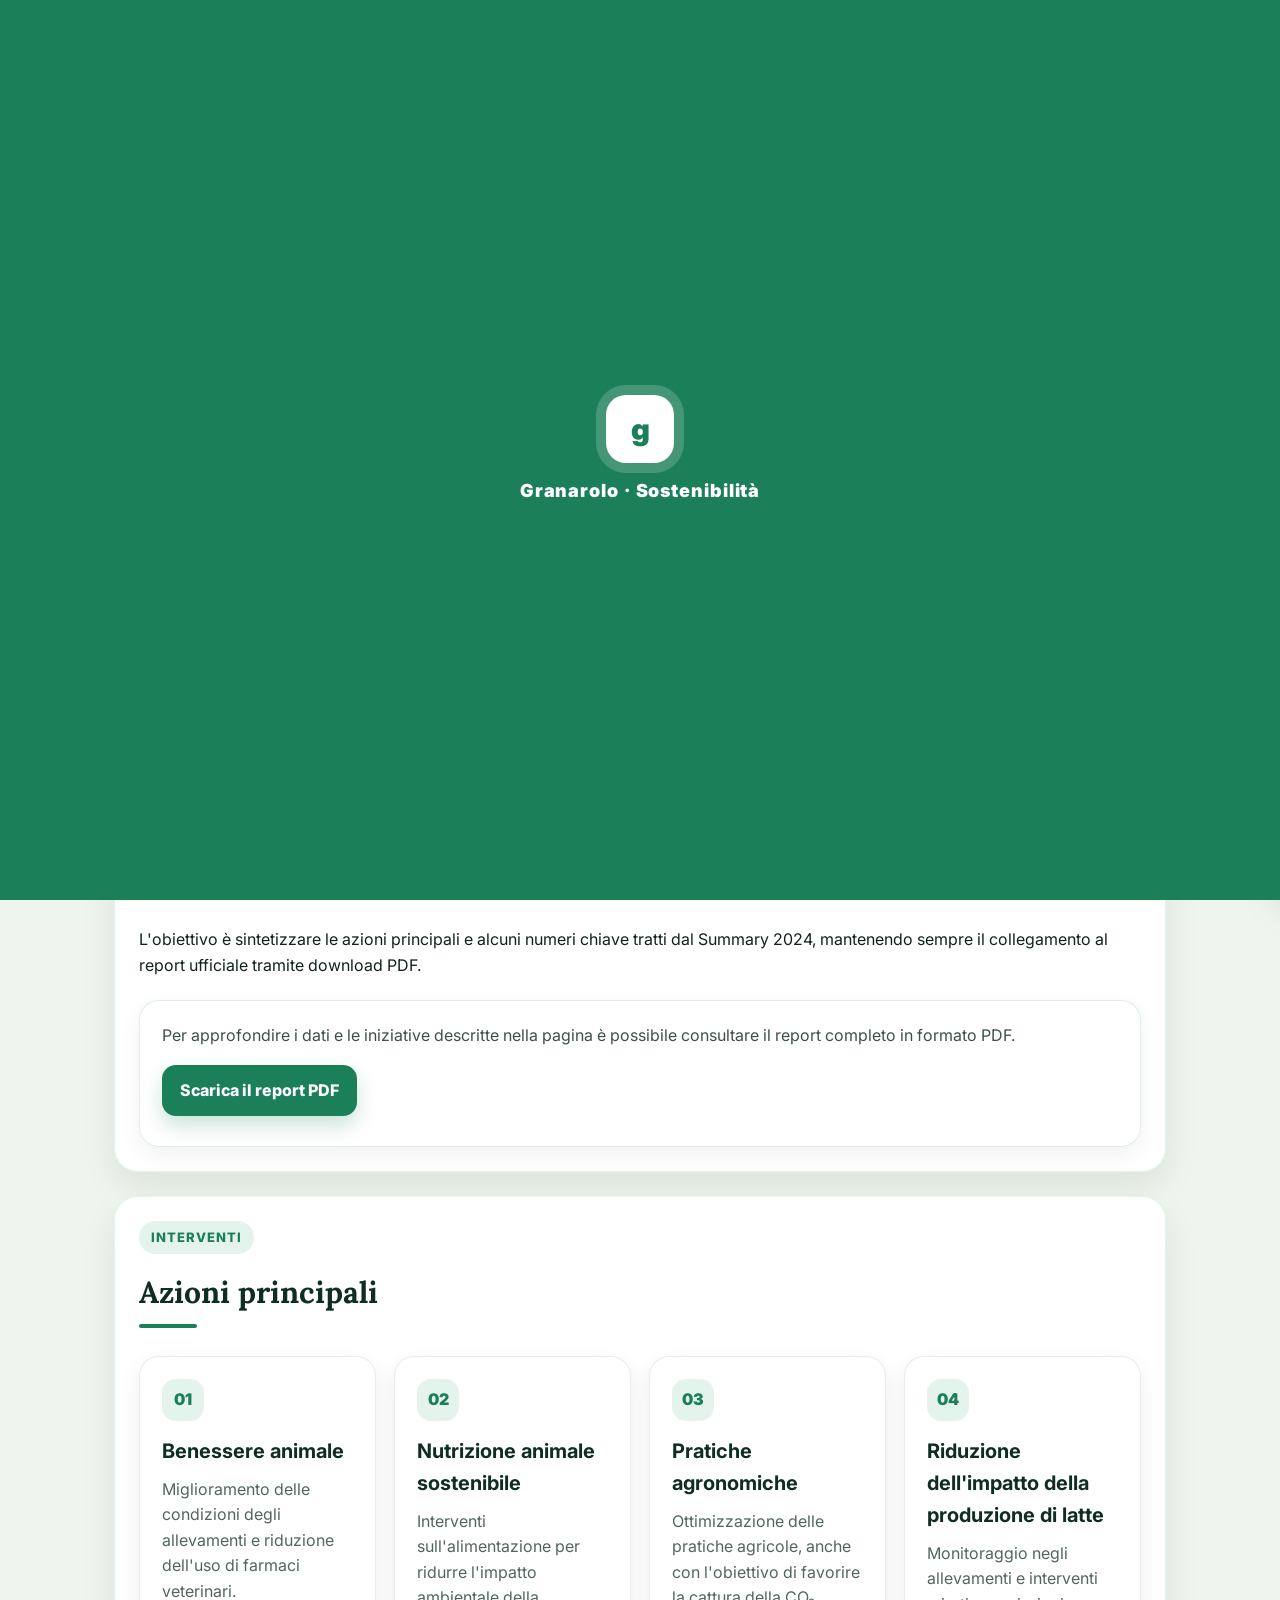
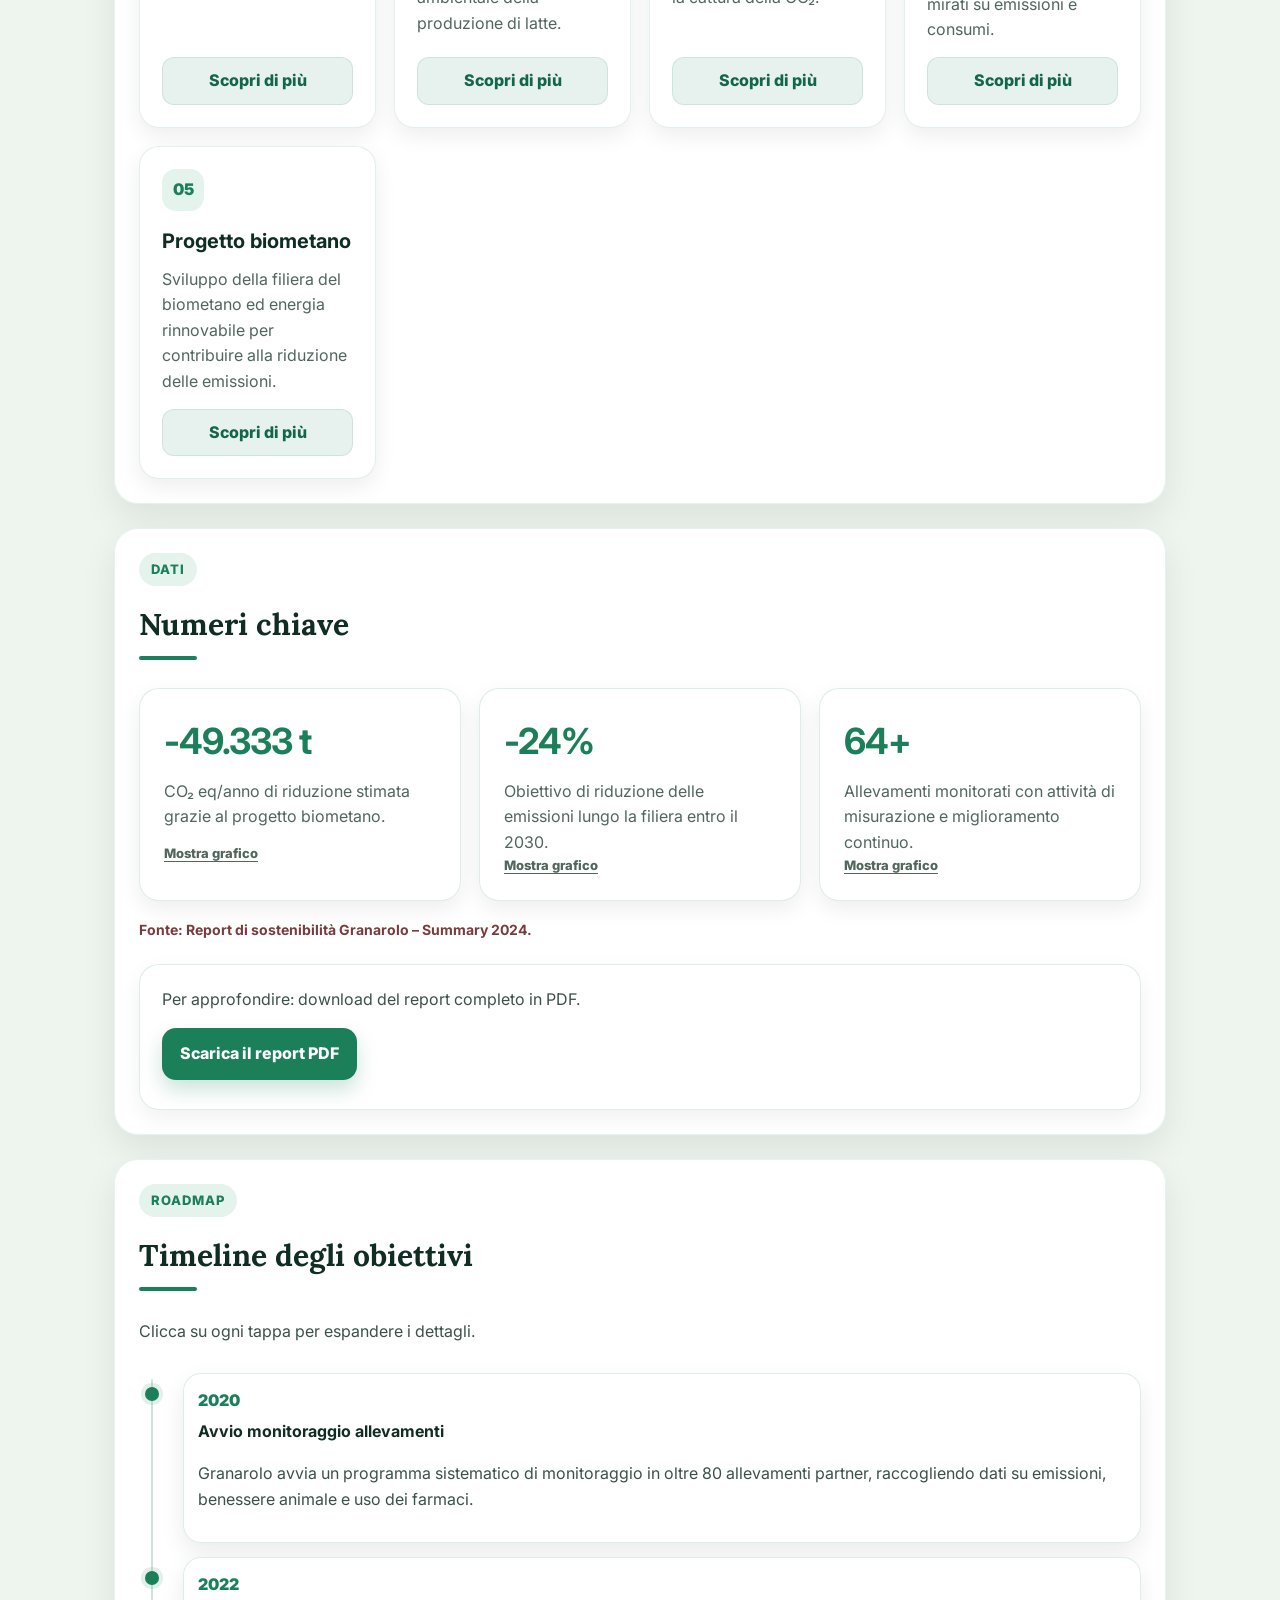
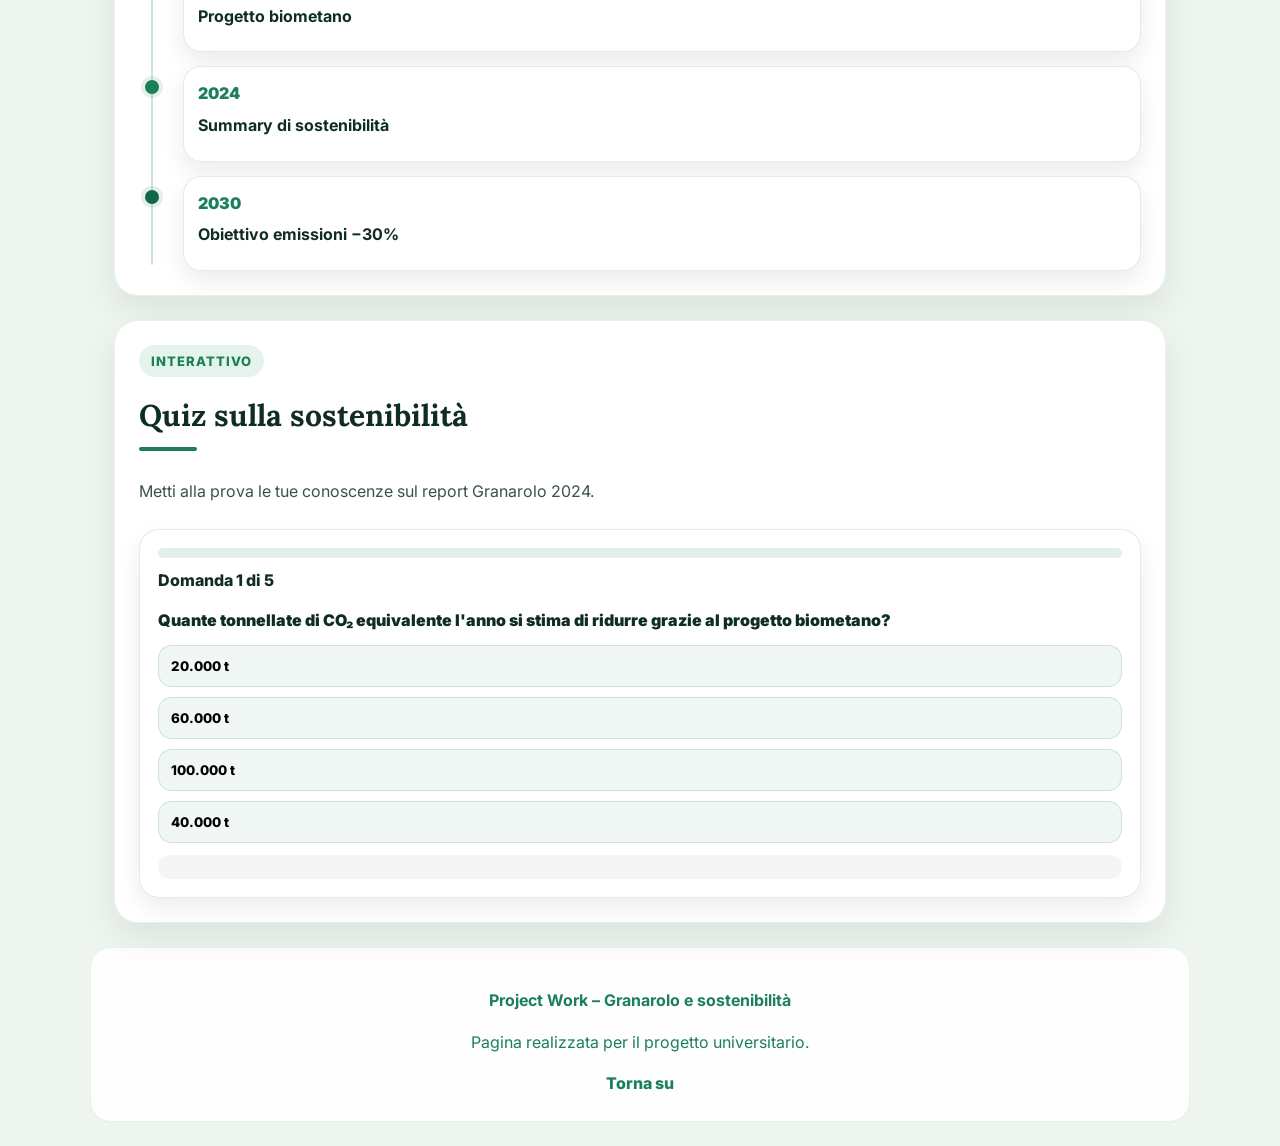
<file: index.html>
<!DOCTYPE html>
<html lang="it">
<head>
  <meta charset="UTF-8">
  <meta name="viewport" content="width=device-width, initial-scale=1.0">
  <title>Granarolo e la sostenibilità della filiera lattiero-casearia</title>
  <link rel="stylesheet" href="styles.css">
</head>
<body>
 
<!-- SPLASH -->
<div class="splash" id="splash">
  <div class="splash-content">
    <div class="splash-logo">g</div>
    <p class="splash-title">Granarolo · Sostenibilità</p>
  </div>
</div>
 
  <div class="progress-bar" id="progressBar"></div>
  <button class="dark-toggle" id="darkToggle" aria-label="Attiva modalità scura" title="Modalità scura">🌙</button>
 
  <header id="top">
    <div class="header-top">
      <img src="img/granarolo_logo.jpg" alt="Logo Granarolo" class="logo">
      <button class="menu-toggle" id="menuToggle" aria-label="Apri menu" aria-expanded="false">☰</button>
      <nav class="side-nav" id="sideNav" aria-label="Navigazione">
        <button class="menu-close" id="menuClose" aria-label="Chiudi menu">✕</button>
        <ul>
          <li><a href="#chi-siamo">Chi siamo</a></li>
          <li><a href="#obiettivo">Obiettivo</a></li>
          <li><a href="#azioni">Azioni</a></li>
          <li><a href="#numeri">Numeri</a></li>
          <li><a href="#timeline">Timeline</a></li>
          <li><a href="#quiz">Quiz</a></li>
          <li><a href="report/report-sostenibilita-granarolo.pdf" download>Scarica PDF</a></li>
        </ul>
      </nav>
      <div class="overlay" id="menuOverlay"></div>
    </div>
    <div class="hero animate-on-scroll">
      <span class="tag">Project Work · Sostenibilità</span>
      <h1>Granarolo e la sostenibilità della filiera lattiero-casearia</h1>
      <p>Una pagina di sintesi dedicata alle principali azioni e ai numeri chiave del report di sostenibilità (2024), con accesso diretto al PDF ufficiale.</p>
      <div class="hero-buttons">
        <a href="report/report-sostenibilita-granarolo.pdf" download class="btn btn-primary pdf-button">Scarica il report PDF</a>
        <a href="#azioni" class="btn btn-secondary">Vedi le azioni</a>
      </div>
    </div>
  </header>
 
  <main class="container">
 
    <section id="chi-siamo" class="section-card animate-on-scroll">
      <div class="section-intro"><span class="section-label">Contesto</span><h2>Chi siamo</h2></div>
      <p class="highlight-section">Granarolo è un gruppo cooperativo italiano attivo nella filiera lattiero-casearia. La sostenibilità in questo ambito riguarda anche attività "a monte" tipiche del settore primario, come allevamenti, nutrizione animale e pratiche agronomiche collegate alla produzione di latte.</p>
    </section>
 
    <section id="obiettivo" class="section-card animate-on-scroll">
      <div class="section-intro"><span class="section-label">Scopo</span><h2>Obiettivo</h2></div>
      <p>L'obiettivo è sintetizzare le azioni principali e alcuni numeri chiave tratti dal Summary 2024, mantenendo sempre il collegamento al report ufficiale tramite download PDF.</p>
      <div class="report-box">
        <p>Per approfondire i dati e le iniziative descritte nella pagina è possibile consultare il report completo in formato PDF.</p>
        <a href="report/report-sostenibilita-granarolo.pdf" download class="btn btn-primary pdf-button">Scarica il report PDF</a>
      </div>
    </section>
 
    <section id="azioni" class="section-card animate-on-scroll">
      <div class="section-intro"><span class="section-label">Interventi</span><h2>Azioni principali</h2></div>
      <div class="azioni-grid">
        <article class="azione-card" data-tooltip="Miglioramento delle condizioni di allevamento e riduzione dell'uso di farmaci veterinari per una filiera più sana.">
          <span class="card-number">01</span><h3>Benessere animale</h3>
          <p>Miglioramento delle condizioni degli allevamenti e riduzione dell'uso di farmaci veterinari.</p>
          <a class="scopri-link" href="azione.html?id=azione1">Scopri di più</a>
          <div class="card-tooltip" aria-hidden="true"></div>
        </article>
        <article class="azione-card" data-tooltip="L'alimentazione ottimizzata riduce i consumi e l'impatto ambientale senza compromettere la qualità produttiva.">
          <span class="card-number">02</span><h3>Nutrizione animale sostenibile</h3>
          <p>Interventi sull'alimentazione per ridurre l'impatto ambientale della produzione di latte.</p>
          <a class="scopri-link" href="azione.html?id=azione2">Scopri di più</a>
          <div class="card-tooltip" aria-hidden="true"></div>
        </article>
        <article class="azione-card" data-tooltip="Pratiche agricole ottimizzate per il suolo, le risorse naturali e la cattura della CO₂.">
          <span class="card-number">03</span><h3>Pratiche agronomiche</h3>
          <p>Ottimizzazione delle pratiche agricole, anche con l'obiettivo di favorire la cattura della CO₂.</p>
          <a class="scopri-link" href="azione.html?id=azione3">Scopri di più</a>
          <div class="card-tooltip" aria-hidden="true"></div>
        </article>
        <article class="azione-card" data-tooltip="Monitoraggio continuo e interventi mirati per rendere la sostenibilità misurabile e verificabile.">
          <span class="card-number">04</span><h3>Riduzione dell'impatto della produzione di latte</h3>
          <p>Monitoraggio negli allevamenti e interventi mirati su emissioni e consumi.</p>
          <a class="scopri-link" href="azione.html?id=azione4">Scopri di più</a>
          <div class="card-tooltip" aria-hidden="true"></div>
        </article>
        <article class="azione-card" data-tooltip="Economia circolare di filiera: i sottoprodotti diventano energia rinnovabile, riducendo le emissioni.">
          <span class="card-number">05</span><h3>Progetto biometano</h3>
          <p>Sviluppo della filiera del biometano ed energia rinnovabile per contribuire alla riduzione delle emissioni.</p>
          <a class="scopri-link" href="azione.html?id=azione5">Scopri di più</a>
          <div class="card-tooltip" aria-hidden="true"></div>
        </article>
      </div>
    </section>
 
    <section id="numeri" class="section-card animate-on-scroll">
      <div class="section-intro"><span class="section-label">Dati</span><h2>Numeri chiave</h2></div>
      <div class="numeri-grid">
        <article><h3><span class="counter" data-target="60000" data-prefix="-" data-suffix=" t">-60.000 t</span></h3><p>CO₂ eq/anno di riduzione stimata grazie al progetto biometano.</p><p class="show-chart" data-chart="co2">Mostra grafico</p></article>
        <article><h3><span class="counter" data-target="30" data-prefix="-" data-suffix="%">-30%</span></h3><p>Obiettivo di riduzione delle emissioni lungo la filiera entro il 2030.</p><p class="show-chart" data-chart="target">Mostra grafico</p></article>
        <article><h3><span class="counter" data-target="80" data-prefix="" data-suffix="+">80+</span></h3><p>Allevamenti monitorati con attività di misurazione e miglioramento continuo.</p><p class="show-chart" data-chart="farms">Mostra grafico</p></article>
      </div>
      <div class="mini-charts" id="miniCharts" aria-hidden="true">
        <div class="mini-charts-head"><span id="chartTitle">Grafico</span><button type="button" class="mini-charts-close" id="closeCharts">Chiudi</button></div>
        <div class="bar-row" data-pct="100"><span class="bar-label">Biometano</span><div class="bar-track"><div class="bar-fill"></div></div><span class="bar-value">-60.000 t CO₂</span></div>
        <div class="bar-row" data-pct="70"><span class="bar-label">Obiettivo 2030</span><div class="bar-track"><div class="bar-fill"></div></div><span class="bar-value">-30%</span></div>
        <div class="bar-row" data-pct="55"><span class="bar-label">Monitoraggio</span><div class="bar-track"><div class="bar-fill"></div></div><span class="bar-value">80+ allevamenti</span></div>
      </div>
      <p class="fonte">Fonte: Report di sostenibilità Granarolo – Summary 2024.</p>
      <div class="report-box"><p>Per approfondire: download del report completo in PDF.</p><a href="report/report-sostenibilita-granarolo.pdf" download class="btn btn-primary pdf-button">Scarica il report PDF</a></div>
    </section>
 
    <section id="timeline" class="section-card animate-on-scroll">
      <div class="section-intro"><span class="section-label">Roadmap</span><h2>Timeline degli obiettivi</h2></div>
      <p style="color:#3c5148; margin-bottom:28px;">Clicca su ogni tappa per espandere i dettagli.</p>
      <div class="timeline">
        <div class="timeline-item" data-anno="2020"><div class="timeline-dot"></div><div class="timeline-content"><span class="timeline-anno">2020</span><h4>Avvio monitoraggio allevamenti</h4><div class="timeline-detail"><p>Granarolo avvia un programma sistematico di monitoraggio in oltre 80 allevamenti partner, raccogliendo dati su emissioni, benessere animale e uso dei farmaci.</p></div></div></div>
        <div class="timeline-item" data-anno="2022"><div class="timeline-dot"></div><div class="timeline-content"><span class="timeline-anno">2022</span><h4>Progetto biometano</h4><div class="timeline-detail"><p>Lancio del progetto pilota per la produzione di biometano da sottoprodotti della filiera, puntando a ridurre di 60.000 t/anno le emissioni di CO₂ equivalente.</p></div></div></div>
        <div class="timeline-item" data-anno="2024"><div class="timeline-dot"></div><div class="timeline-content"><span class="timeline-anno">2024</span><h4>Summary di sostenibilità</h4><div class="timeline-detail"><p>Pubblicazione del Summary 2024 con i risultati delle azioni intraprese e la definizione degli obiettivi verso il 2030. Prima rendicontazione completa delle 5 azioni strategiche.</p></div></div></div>
        <div class="timeline-item" data-anno="2030"><div class="timeline-dot timeline-dot--futuro"></div><div class="timeline-content"><span class="timeline-anno">2030</span><h4>Obiettivo emissioni −30%</h4><div class="timeline-detail"><p>Target finale: ridurre del 30% le emissioni lungo l'intera filiera lattiero-casearia rispetto ai livelli base, integrando biometano, agronomia sostenibile e nutrizione ottimizzata.</p></div></div></div>
      </div>
    </section>
 
    <section id="quiz" class="section-card animate-on-scroll">
      <div class="section-intro"><span class="section-label">Interattivo</span><h2>Quiz sulla sostenibilità</h2></div>
      <p style="color:#3c5148; margin-bottom: 24px;">Metti alla prova le tue conoscenze sul report Granarolo 2024.</p>
      <div class="quiz-container" id="quizContainer">
        <div class="quiz-progress-wrap"><div class="quiz-progress-bar" id="quizProgressBar"></div></div>
        <p class="quiz-counter" id="quizCounter">Domanda 1 di 5</p>
        <div class="quiz-domanda" id="quizDomanda"></div>
        <div class="quiz-opzioni" id="quizOpzioni"></div>
        <div class="quiz-feedback" id="quizFeedback" aria-live="polite"></div>
        <button class="btn btn-primary" id="quizNext" style="display:none; margin-top:18px;">Prossima domanda →</button>
        <div class="quiz-risultato" id="quizRisultato" style="display:none;">
          <div class="quiz-risultato-inner">
            <div class="quiz-score-circle" id="quizScoreCircle"></div>
            <h3 id="quizRisultatoTitolo"></h3>
            <p id="quizRisultatoTesto"></p>
            <button class="btn btn-primary" id="quizReset">Riprova il quiz ↺</button>
          </div>
        </div>
      </div>
    </section>
 
  </main>
 
  <footer>
    <p><strong>Project Work – Granarolo e sostenibilità</strong></p>
    <p>Pagina realizzata per il progetto universitario.</p>
    <a href="#top">Torna su</a>
  </footer>
  <a href="#top" class="back-to-top" id="backToTop" aria-label="Torna su">↑</a>
  <script src="script.js"></script>
</body>
</html>
</file>
<file: styles.css>
@import url('https://fonts.googleapis.com/css2?family=Inter:wght@400;500;600;700;800;900&family=Lora:wght@500;600;700&display=swap');
 
/* =========================
   BASE
   ========================= */
* { box-sizing: border-box; }
html { scroll-behavior: smooth; }
html, body { overflow-x: hidden; }
 
body {
  margin: 0;
  font-family: 'Inter', Arial, Helvetica, sans-serif;
  -webkit-font-smoothing: antialiased;
  text-rendering: optimizeLegibility;
  line-height: 1.6;
  color: #12221b;
  background-color: #eef5ef;
  background-image:
    linear-gradient(rgba(238,245,239,0.78), rgba(238,245,239,0.78)),
    url("img/sfondo-granarolo.png");
  background-size: cover;
  background-position: center;
  background-repeat: no-repeat;
  background-attachment: fixed;
}
 
a, a:visited { color: #1b7f5a !important; text-decoration: none; }
a:hover { color: #14664a !important; text-decoration: underline; text-underline-offset: 3px; }
 
.progress-bar {
  position: fixed; top: 0; left: 0;
  height: 5px; width: 0%;
  background: #1b7f5a;
  z-index: 9999;
  transition: width 0.12s linear;
}
 
/* ═══════════════════════════════════════════
   SPLASH — logo pop + fade out pulito
   ═══════════════════════════════════════════ */
.splash {
  position: fixed;
  inset: 0;
  background: #1b7f5a;
  display: flex;
  align-items: center;
  justify-content: center;
  z-index: 999999;
  opacity: 1;
  transition: opacity 0.5s ease;
}
.splash.hide {
  opacity: 0;
  pointer-events: none;
}
 
.splash-content {
  text-align: center;
}
 
.splash-logo {
  width: 68px; height: 68px;
  border-radius: 20px;
  margin: 0 auto 14px;
  display: grid; place-items: center;
  font-weight: 900; font-size: 30px;
  color: #1b7f5a; background: #fff;
  box-shadow: 0 0 0 10px rgba(255,255,255,0.18);
  animation: logoPop 0.65s cubic-bezier(0.34,1.56,0.64,1) 0.1s both;
}
@keyframes logoPop {
  from { transform: scale(0.3); opacity: 0; }
  to   { transform: scale(1);   opacity: 1; }
}
 
.splash-title {
  margin: 0;
  font-weight: 900; font-size: 18px;
  color: #fff; letter-spacing: 0.05em;
  animation: fadeUp 0.5s ease 0.4s both;
}
@keyframes fadeUp {
  from { opacity: 0; transform: translateY(12px); }
  to   { opacity: 1; transform: translateY(0); }
}
 
/* ═══════════════════════════════════════════
   HERO BLUR-TO-FOCUS
   ═══════════════════════════════════════════ */
header .hero .tag {
  animation: heroFocus 0.9s cubic-bezier(0.22,1,0.36,1) 1.4s both;
}
header .hero h1 {
  animation: heroFocus 0.9s cubic-bezier(0.22,1,0.36,1) 1.6s both;
}
header .hero > p {
  animation: heroFocus 0.9s cubic-bezier(0.22,1,0.36,1) 1.8s both;
}
header .hero .hero-buttons {
  animation: heroFocus 0.9s cubic-bezier(0.22,1,0.36,1) 2.0s both;
}
@keyframes heroFocus {
  from { opacity: 0; filter: blur(16px); transform: translateY(14px); }
  to   { opacity: 1; filter: blur(0);    transform: translateY(0); }
}
 
/* ═══════════════════════════════════════════
   CARD AZIONI — stagger entrata
   ═══════════════════════════════════════════ */
.azioni-grid article {
  opacity: 0;
  transform: translateY(30px);
  animation: cardIn 0.6s cubic-bezier(0.22,1,0.36,1) forwards;
  animation-play-state: paused;
}
@keyframes cardIn {
  to { opacity: 1; transform: translateY(0); }
}
#azioni.cards-visible .azioni-grid article:nth-child(1) { animation-play-state: running; animation-delay: 0ms; }
#azioni.cards-visible .azioni-grid article:nth-child(2) { animation-play-state: running; animation-delay: 100ms; }
#azioni.cards-visible .azioni-grid article:nth-child(3) { animation-play-state: running; animation-delay: 200ms; }
#azioni.cards-visible .azioni-grid article:nth-child(4) { animation-play-state: running; animation-delay: 300ms; }
#azioni.cards-visible .azioni-grid article:nth-child(5) { animation-play-state: running; animation-delay: 400ms; }
 
/* =========================
   DARK MODE
   ========================= */
.dark-toggle {
  position: fixed; top: 14px; right: 16px;
  z-index: 99997;
  background: rgba(255,255,255,0.92);
  border: 1px solid rgba(27,127,90,0.18);
  border-radius: 12px;
  width: 44px; height: 44px;
  font-size: 18px; cursor: pointer;
  display: grid; place-items: center;
  box-shadow: 0 10px 22px rgba(0,0,0,0.10);
}
body.dark { color: #d4e8dc; background-color: #0d1f17; background-image: none; }
body.dark header, body.dark .section-card, body.dark footer { background: rgba(20,40,30,0.97); border-color: rgba(27,127,90,0.22); }
body.dark a, body.dark a:visited { color: #8fe3b2 !important; }
body.dark a:hover { color: #b6f5cf !important; }
body.dark .report-box, body.dark .mini-charts, body.dark .quiz-container { background: rgba(27,60,42,0.60); border-color: rgba(27,127,90,0.22); }
body.dark .side-nav { background: #0f1e18; }
body.dark .side-nav a { background: rgba(27,127,90,0.14); color: #d4e8dc !important; }
body.dark .side-nav a.spy-active { background: #1b7f5a; color: #fff !important; }
 
/* =========================
   LAYOUT
   ========================= */
header, .section-card, footer { max-width: 1100px; margin: 24px auto; padding: 24px; }
.container { max-width: 1100px; margin: 0 auto; padding: 0 24px; }
 
header {
  margin-top: 24px;
  background: rgba(255,255,255,0.95);
  border-radius: 24px;
  box-shadow: 0 18px 45px rgba(0,0,0,0.10);
  border: 1px solid rgba(27,127,90,0.12);
}
.header-top { display: flex; align-items: center; justify-content: space-between; gap: 14px; margin-bottom: 28px; }
.logo { height: 58px; width: auto; display: block; border-radius: 10px; }
.hero { max-width: 820px; }
 
.tag, .section-label {
  display: inline-block;
  font-size: 13px; font-weight: 800; letter-spacing: 0.08em; text-transform: uppercase;
  color: #1b7f5a; background: #e4f4ec;
  padding: 6px 12px; border-radius: 999px; margin-bottom: 14px;
}
 
header h1 {
  font-family: 'Lora', Georgia, serif;
  font-weight: 700; margin: 0 0 16px;
  font-size: clamp(26px,5vw,52px); line-height: 1.1;
  color: #0f2d22; letter-spacing: -1px;
}
header p { margin: 0 0 22px; max-width: 720px; color: #3c5148; font-size: 17px; }
.hero-buttons { display: flex; flex-wrap: wrap; gap: 12px; }
 
.btn {
  display: inline-block; padding: 13px 18px; border-radius: 14px;
  font-weight: 800; text-decoration: none !important;
  transition: transform 0.2s ease, box-shadow 0.2s ease, background 0.2s ease;
}
.btn:hover { transform: translateY(-2px); }
.btn-primary { background: #1b7f5a; color: #fff !important; box-shadow: 0 10px 20px rgba(27,127,90,0.22); }
.btn-primary:hover { background: #14664a; box-shadow: 0 14px 25px rgba(27,127,90,0.28); }
.btn-secondary { background: #fff; color: #1b7f5a !important; border: 1px solid rgba(27,127,90,0.25); }
.btn-secondary:hover { background: #f1faf5; }
 
.btn-primary.pdf-button { position: relative; overflow: hidden; }
.btn-primary.pdf-button::after { content:""; position:absolute; top:-30%; left:-60%; width:40%; height:160%; background:rgba(255,255,255,0.25); transform:rotate(20deg); transition:left 0.45s ease; }
.btn-primary.pdf-button:hover::after { left:120%; }
 
.menu-toggle { border:0; background:rgba(27,127,90,0.10); color:#1b7f5a; font-weight:900; font-size:20px; padding:10px 14px; border-radius:12px; cursor:pointer; }
.side-nav { position:fixed; top:0; right:-340px; width:320px; max-width:85vw; height:100vh; background:#fff; box-shadow:-18px 0 40px rgba(0,0,0,0.18); z-index:99999; padding:18px; transition:right 0.25s ease; }
.side-nav.open { right:0; }
.menu-close { border:0; background:rgba(0,0,0,0.06); padding:10px 12px; border-radius:12px; cursor:pointer; font-weight:900; margin-bottom:14px; }
.side-nav ul { list-style:none; padding:0; margin:0; display:grid; gap:10px; }
.side-nav a, .side-nav a:visited { display:block; padding:12px; border-radius:14px; text-decoration:none !important; font-weight:800; color:#1b7f5a !important; background:rgba(27,127,90,0.08); transition:background 0.2s ease,color 0.2s ease; }
.side-nav a:hover { background:rgba(27,127,90,0.14); color:#14664a !important; }
#sideNav a.spy-active { background:#1b7f5a; color:#ffffff !important; }
.overlay { position:fixed; inset:0; background:rgba(0,0,0,0.35); z-index:99998; opacity:0; pointer-events:none; transition:opacity 0.25s ease; }
.overlay.show { opacity:1; pointer-events:auto; }
 
.section-card { background:rgba(255,255,255,0.95); border-radius:24px; box-shadow:0 14px 35px rgba(0,0,0,0.08); border:1px solid rgba(27,127,90,0.10); }
.section-intro { margin-bottom:18px; }
 
h2 { font-family:'Lora',Georgia,serif; font-weight:700; margin:0; padding-bottom:10px; font-size:30px; color:#0f2d22; }
h2::after { content:""; display:block; width:58px; height:4px; background:#1b7f5a; margin-top:8px; border-radius:999px; }
 
.report-box { margin-top:22px; padding:22px; border-radius:20px; background:rgba(255,255,255,0.70); border:1px solid rgba(27,127,90,0.14); box-shadow:0 8px 22px rgba(0,0,0,0.06); }
.report-box p { margin:0 0 16px; color:#3c5148; font-size:16px; }
 
.azioni-grid { display:grid; grid-template-columns:repeat(auto-fit,minmax(230px,1fr)); gap:18px; }
.numeri-grid { display:grid; grid-template-columns:repeat(auto-fit,minmax(210px,1fr)); gap:18px; margin-bottom:18px; }
.azioni-grid, .numeri-grid { align-items:stretch; }
.azioni-grid article, .numeri-grid article { height:100%; display:flex; flex-direction:column; }
.azioni-grid article p, .numeri-grid article p { flex:1 1 auto; }
 
.azioni-grid article { background:#fff; padding:22px; border-radius:20px; border:1px solid rgba(27,127,90,0.12); box-shadow:0 8px 22px rgba(0,0,0,0.07); transition:transform 0.2s ease, box-shadow 0.2s ease; }
.azioni-grid article:hover { transform:translateY(-5px); box-shadow:0 14px 30px rgba(0,0,0,0.12); }
.card-number { display:inline-flex; align-items:center; justify-content:center; width:42px; height:42px; margin-bottom:14px; border-radius:14px; background:#e4f4ec; color:#1b7f5a; font-weight:900; }
.azioni-grid h3 { margin:0 0 10px; font-size:20px; color:#0f2d22; }
.azioni-grid p { margin:0; color:#52665d; }
 
.scopri-link { display:inline-block; margin-top:14px; width:100%; text-align:center; padding:10px 12px; border-radius:12px; font-weight:800; cursor:pointer; background:rgba(27,127,90,0.10); color:#14664a !important; text-decoration:none !important; border:1px solid rgba(27,127,90,0.12); }
.scopri-link:hover { background:rgba(27,127,90,0.16); }
 
.card-tooltip { margin-top:12px; font-size:13px; color:#2f3e37; background:rgba(27,127,90,0.08); border:1px solid rgba(27,127,90,0.12); padding:10px 12px; border-radius:14px; display:none; }
.card-tooltip.visible { display:block; }
 
.numeri-grid article { background:#fff; padding:24px; border-radius:20px; border:1px solid rgba(27,127,90,0.14); box-shadow:0 8px 22px rgba(0,0,0,0.07); transition:transform 0.25s ease,box-shadow 0.25s ease; position:relative; overflow:hidden; }
.numeri-grid h3 { margin:0 0 8px; font-size:36px; color:#1b7f5a; letter-spacing:-1px; }
.numeri-grid p { margin:0; color:#52665d; }
.fonte { margin:14px 0 18px; font-size:14px; color:#7a3b3b; font-weight:700; }
 
.numeri-grid article::before { content:""; position:absolute; left:0;top:0; width:6px;height:100%; background:#1b7f5a; opacity:0; transform:translateX(-6px); transition:0.25s ease; }
.numeri-grid article::after { content:""; position:absolute; inset:-40%; background:radial-gradient(circle at 30% 30%,rgba(255,255,255,0.35),rgba(255,255,255,0) 55%); opacity:0; transform:rotate(10deg); transition:0.25s ease; pointer-events:none; }
.numeri-grid article:hover { background:linear-gradient(135deg,#1b7f5a 0%,#14664a 60%,#0f5a3f 100%); border-color:rgba(27,127,90,0.55); box-shadow:0 18px 40px rgba(27,127,90,0.28); transform:translateY(-8px); }
.numeri-grid article:hover::before { opacity:1; transform:translateX(0); }
.numeri-grid article:hover::after { opacity:1; }
.numeri-grid article:hover h3 { color:#fff; }
.numeri-grid article:hover p { color:rgba(255,255,255,0.92); }
 
.show-chart { margin-top:10px; font-size:13px; font-weight:800; cursor:pointer; display:inline-block; text-decoration:underline; text-underline-offset:3px; color:#1b7f5a; }
.numeri-grid article:hover .show-chart { color:#ffffff; }
 
.mini-charts { margin-top:18px; padding:16px; border-radius:18px; background:rgba(255,255,255,0.80); border:1px solid rgba(27,127,90,0.14); box-shadow:0 10px 24px rgba(0,0,0,0.08); display:none; }
.mini-charts.show { display:grid; gap:12px; }
.mini-charts-head { display:flex; align-items:center; justify-content:space-between; gap:12px; }
#chartTitle { font-weight:900; color:#0f2d22; }
.mini-charts-close { border:0; background:rgba(27,127,90,0.10); color:#1b7f5a; font-weight:900; padding:8px 10px; border-radius:12px; cursor:pointer; }
.mini-charts-close:hover { background:rgba(27,127,90,0.16); }
.bar-row { display:grid; grid-template-columns:140px 1fr 140px; gap:12px; align-items:center; }
.bar-label { font-weight:800; color:#0f2d22; }
.bar-value { text-align:right; font-weight:800; color:#0f2d22; }
.bar-track { height:14px; background:rgba(27,127,90,0.12); border-radius:999px; overflow:hidden; }
.bar-fill { height:100%; width:0%; background:#1b7f5a; border-radius:999px; transition:width 900ms ease; }
 
.back-home { display:inline-block; padding:10px 12px; border-radius:12px; font-weight:800; background:rgba(27,127,90,0.10); border:1px solid rgba(27,127,90,0.12); text-decoration:none !important; }
.back-home:hover { background:rgba(27,127,90,0.16); }
.azione-page-grid { display:grid; grid-template-columns:1.05fr 0.95fr; gap:18px; align-items:start; }
.azione-page-img img { width:100%; height:360px; object-fit:cover; border-radius:18px; display:block; border:1px solid rgba(0,0,0,0.08); box-shadow:0 10px 24px rgba(0,0,0,0.08); }
.azione-page-box { margin:16px 0; padding:14px; border-radius:16px; background:rgba(27,127,90,0.06); border:1px solid rgba(27,127,90,0.14); }
.azione-page-box p { margin:0; color:#2f3e37; font-weight:600; }
 
.animate-on-scroll { opacity:0; transform:translateY(18px); transition:0.6s ease; }
.animate-on-scroll.visible { opacity:1; transform:translateY(0); }
 
footer { text-align:center; color:#1b7f5a; background:rgba(255,255,255,0.90); border-radius:20px; border:1px solid rgba(27,127,90,0.10); }
footer a, footer a:visited { color:#1b7f5a !important; font-weight:800; }
.back-to-top { position:fixed; right:16px; bottom:16px; width:44px; height:44px; display:grid; place-items:center; border-radius:999px; background:#1b7f5a; color:#fff !important; text-decoration:none !important; font-weight:900; opacity:0; pointer-events:none; transform:translateY(10px); transition:0.2s ease; z-index:999; }
.back-to-top.show { opacity:1; pointer-events:auto; transform:translateY(0); }
 
#timeline .timeline { position:relative !important; display:grid !important; gap:14px !important; width:100% !important; padding-left:6px !important; }
#timeline .timeline::before { content:""; position:absolute; left:12px; top:6px; bottom:6px; width:2px; background:rgba(27,127,90,0.22); border-radius:999px; }
#timeline .timeline-item { display:grid !important; grid-template-columns:26px 1fr !important; gap:12px !important; align-items:start !important; width:100% !important; cursor:pointer !important; }
#timeline .timeline-dot { width:14px !important; height:14px !important; border-radius:999px !important; background:#1b7f5a !important; margin-top:14px !important; box-shadow:0 0 0 4px rgba(27,127,90,0.12) !important; z-index:1 !important; }
#timeline .timeline-dot--futuro { background:#14664a !important; }
#timeline .timeline-content { background:rgba(255,255,255,0.95) !important; border:1px solid rgba(27,127,90,0.14) !important; border-radius:18px !important; padding:14px !important; box-shadow:0 10px 24px rgba(0,0,0,0.08) !important; width:100% !important; }
#timeline .timeline-anno { display:inline-block !important; font-weight:900 !important; color:#1b7f5a !important; margin-bottom:6px !important; }
#timeline .timeline-content h4 { margin:0 0 8px !important; color:#0f2d22 !important; }
#timeline .timeline-detail { display:none; margin-top:8px !important; color:#3c5148 !important; }
#timeline .timeline-item.open .timeline-detail { display:block !important; }
 
#quiz .quiz-container { background:rgba(255,255,255,0.70) !important; border:1px solid rgba(27,127,90,0.14) !important; border-radius:20px !important; padding:18px !important; box-shadow:0 10px 24px rgba(0,0,0,0.08) !important; }
#quiz .quiz-progress-wrap { width:100% !important; height:10px !important; border-radius:999px !important; background:rgba(27,127,90,0.12) !important; overflow:hidden !important; }
#quiz .quiz-progress-bar { height:100% !important; width:0%; background:#1b7f5a !important; transition:width 0.25s ease !important; }
#quiz .quiz-counter { margin:10px 0 0 !important; font-weight:800 !important; color:#0f2d22 !important; }
#quiz .quiz-domanda { margin-top:14px !important; font-weight:900 !important; color:#0f2d22 !important; }
#quiz .quiz-opzioni { margin-top:12px !important; display:grid !important; gap:10px !important; }
#quiz .quiz-opzione { width:100% !important; display:block !important; border:1px solid rgba(27,127,90,0.18) !important; background:rgba(27,127,90,0.06) !important; border-radius:14px !important; padding:12px !important; font-weight:800 !important; cursor:pointer !important; text-align:left !important; font-family:inherit !important; transition:transform 0.15s ease,background 0.2s ease,border-color 0.2s ease !important; white-space:normal !important; word-break:break-word !important; }
#quiz .quiz-opzione:hover { background:rgba(27,127,90,0.12) !important; border-color:rgba(27,127,90,0.28) !important; transform:translateY(-1px); }
#quiz .quiz-opzione:disabled { cursor:not-allowed !important; opacity:0.95 !important; }
#quiz .quiz-opzione.corretta { background:rgba(27,127,90,0.18) !important; border-color:rgba(27,127,90,0.35) !important; }
#quiz .quiz-opzione.sbagliata { background:rgba(240,8,8,0.10) !important; border-color:rgba(240,8,8,0.22) !important; }
#quiz .quiz-feedback { margin-top:12px !important; padding:12px !important; border-radius:14px !important; background:rgba(0,0,0,0.04) !important; color:#2f3e37 !important; }
#quiz .quiz-feedback.ok { background:rgba(27,127,90,0.10) !important; }
#quiz .quiz-feedback.no { background:rgba(240,8,8,0.08) !important; }
 
@media (max-width:900px) { .hero-buttons { flex-direction:column; } .btn { width:100%; text-align:center; } }
@media (max-width:700px) {
  body { background-attachment:scroll; }
  header, .section-card, footer { margin-left:12px; margin-right:12px; padding:20px; }
  .azioni-grid, .numeri-grid { grid-template-columns:1fr; gap:14px; }
  .bar-row { grid-template-columns:1fr; gap:8px; }
  .bar-value { text-align:left; color:#3c5148; font-weight:700; }
  .azione-page-grid { grid-template-columns:1fr; }
  .azione-page-img img { height:auto; max-height:60vh; object-fit:contain; background:rgba(255,255,255,0.60); padding:6px; }
  #timeline .timeline { padding-left:0 !important; }
  #timeline .timeline::before { left:10px; }
  #timeline .timeline-item { grid-template-columns:22px 1fr !important; gap:10px !important; }
  #timeline .timeline-dot { width:12px !important; height:12px !important; margin-top:16px !important; }
  #timeline .timeline-content { padding:12px !important; }
  #quiz .quiz-container { padding:16px !important; }
  #quiz .quiz-opzione { padding:14px !important; border-radius:16px !important; font-size:15px !important; }
}
</file>
